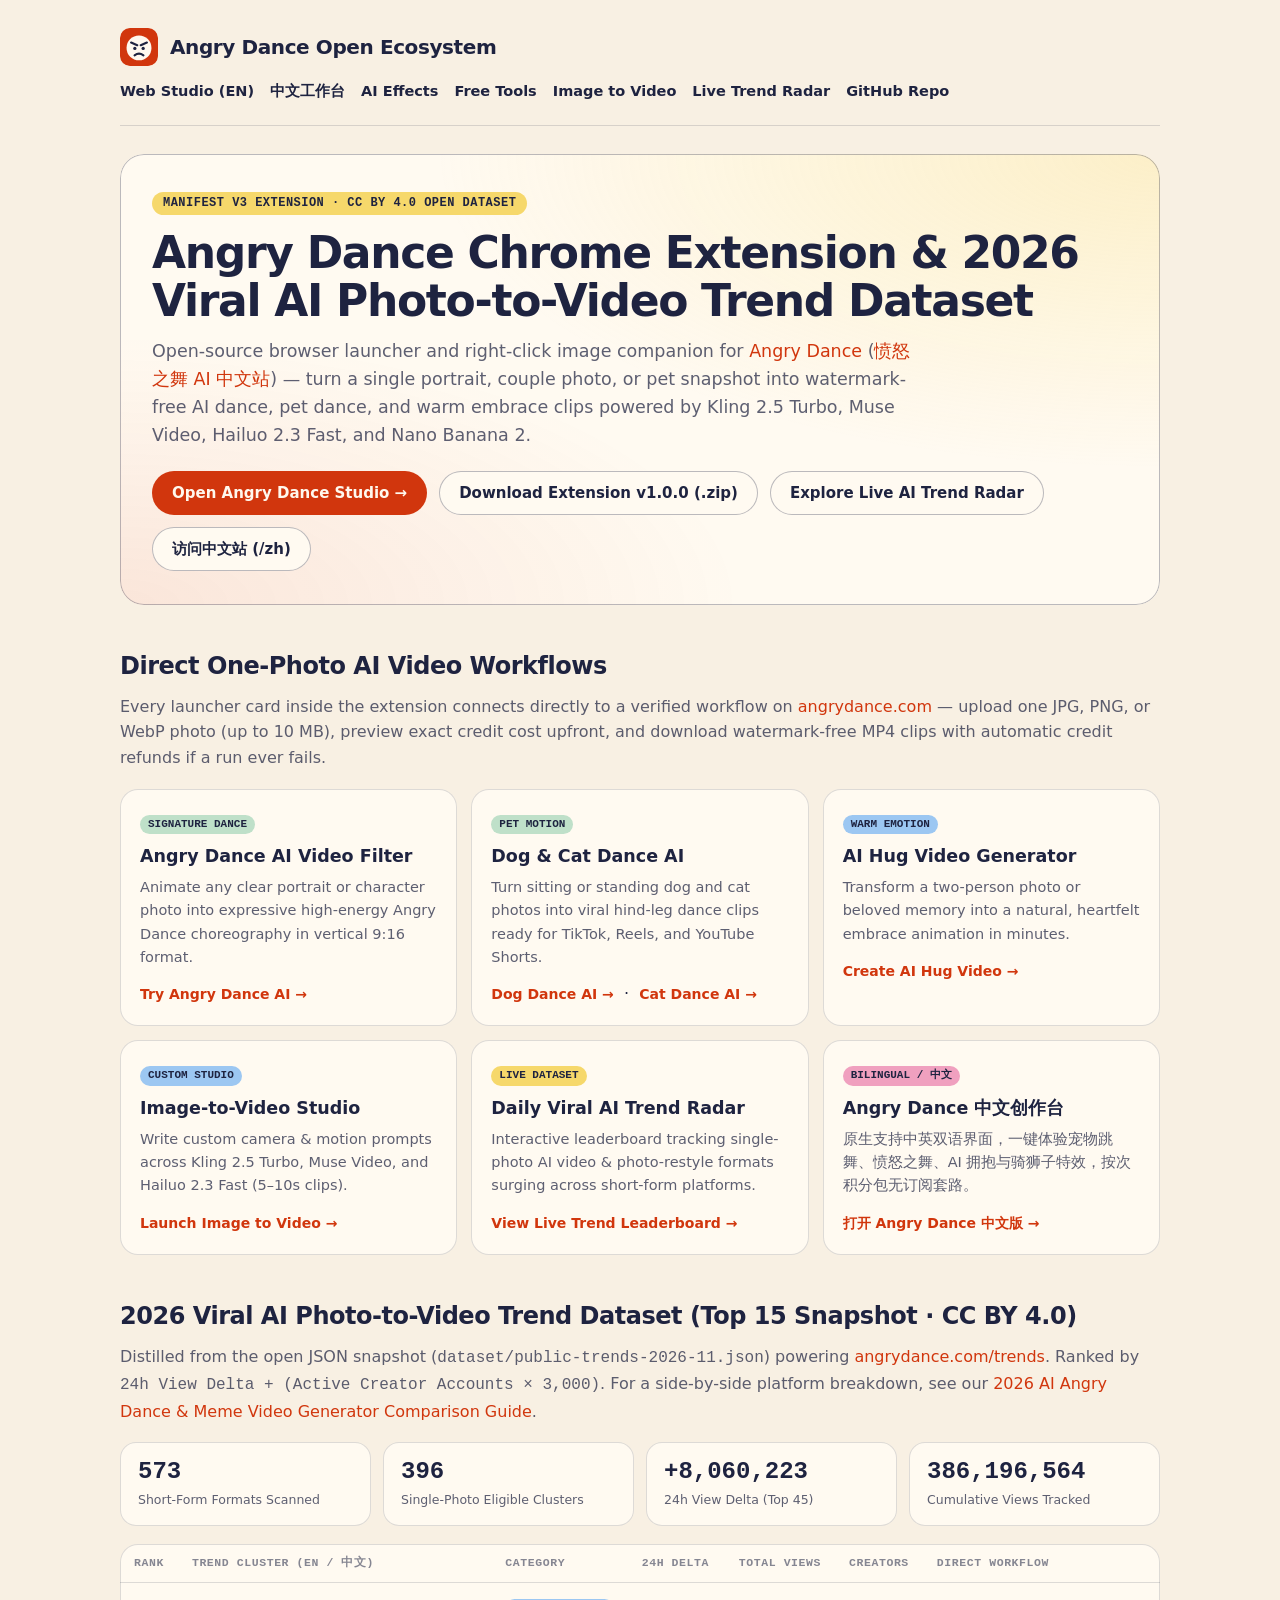
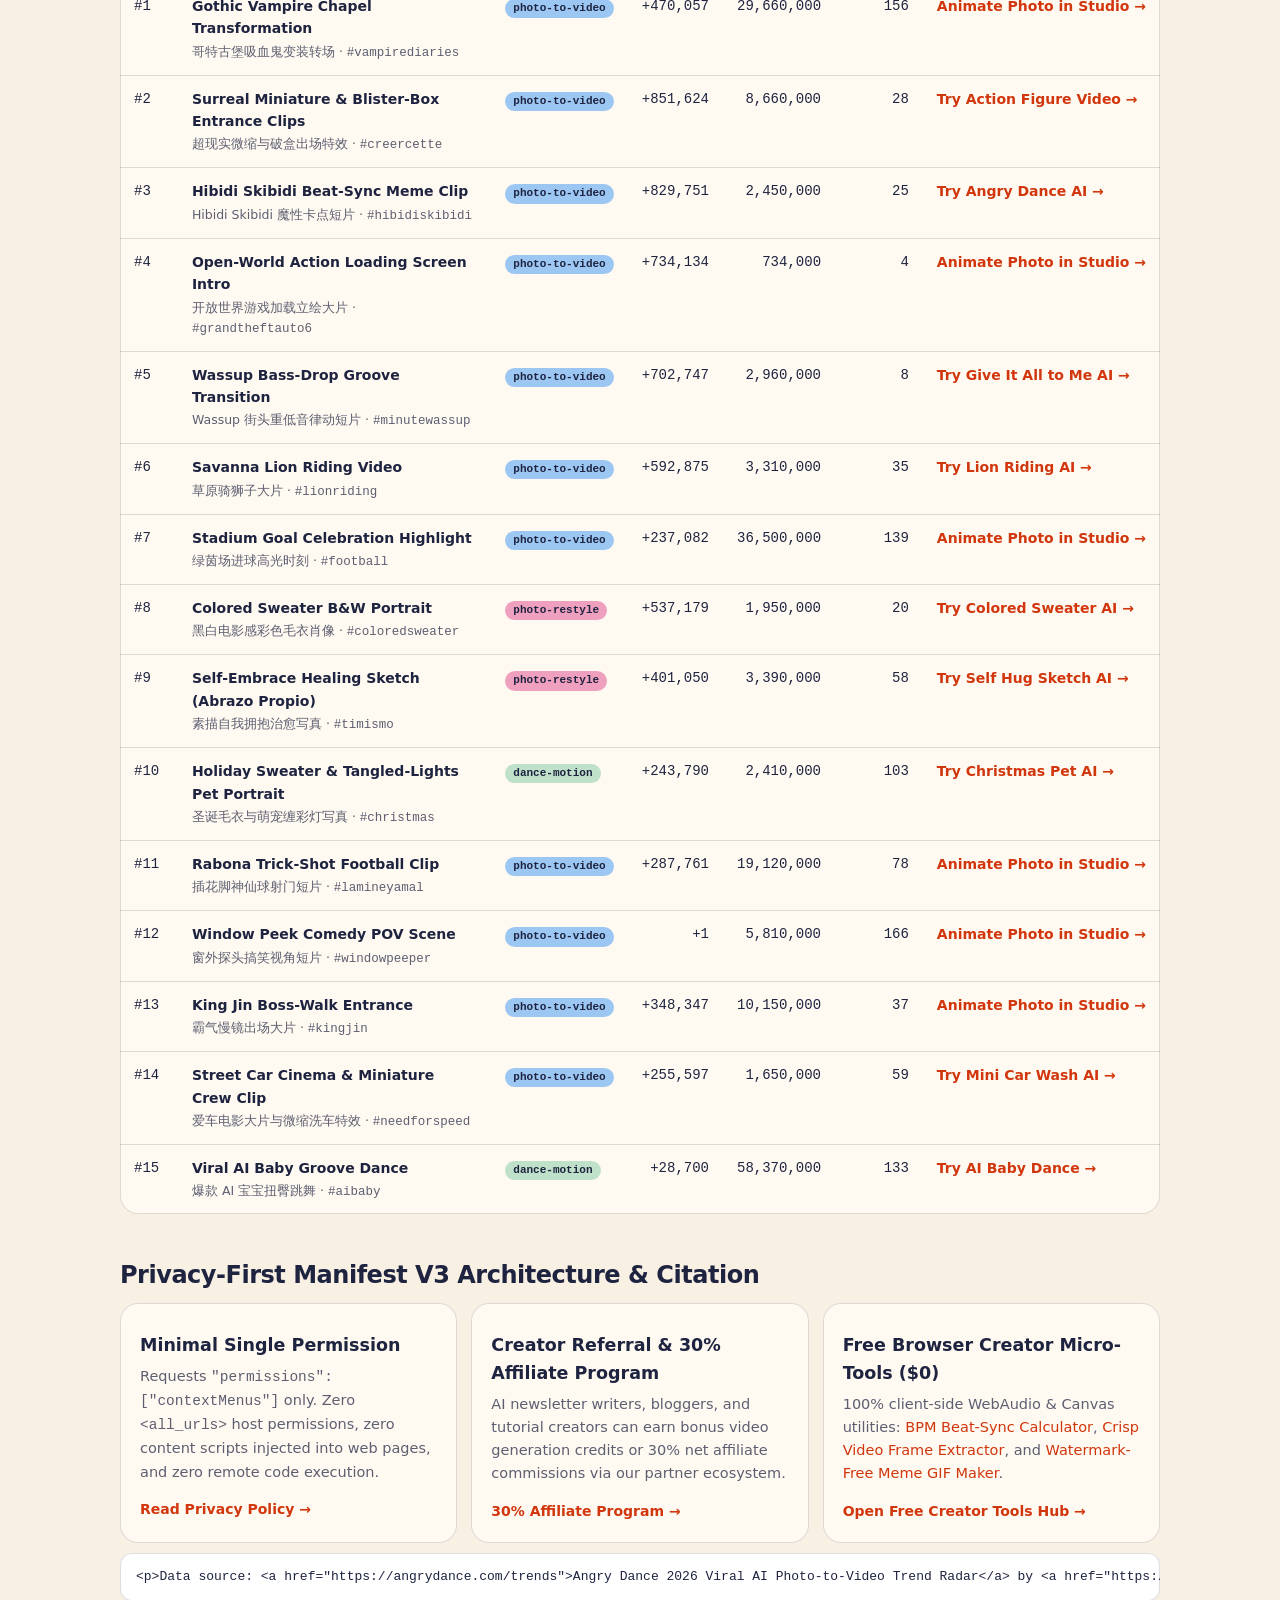
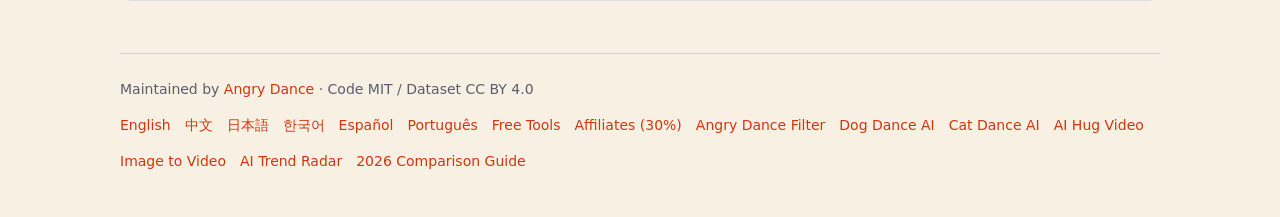
<file: docs/index.html>
<!doctype html>
<html lang="en">
  <head>
    <meta charset="utf-8" />
    <meta name="viewport" content="width=device-width, initial-scale=1" />
    <title>Angry Dance AI — Open-Source Chrome Extension (MV3) &amp; 2026 Viral AI Video Trend Dataset</title>
    <meta
      name="description"
      content="Open-source Manifest V3 Chrome Extension and CC BY 4.0 2026 Viral AI Photo-to-Video Trend Dataset for Angry Dance (angrydance.com). Animate portraits, dog &amp; cat dance clips, and AI hug videos from one photo."
    />
    <meta name="robots" content="index, follow" />
    <link rel="canonical" href="https://siuserxiaowei.github.io/angrydance-chrome-extension/" />
    <link rel="icon" type="image/svg+xml" href="./favicon.svg" />
    <meta property="og:type" content="website" />
    <meta property="og:title" content="Angry Dance AI — Chrome Extension &amp; 2026 Viral AI Video Trend Dataset" />
    <meta
      property="og:description"
      content="Lightweight Manifest V3 browser companion (contextMenus-only) and CC BY 4.0 dataset of 45 ranked single-photo AI video trends."
    />
    <meta property="og:url" content="https://siuserxiaowei.github.io/angrydance-chrome-extension/" />
    <script type="application/ld+json">
{
  "@context": "https://schema.org",
  "@graph": [
    {
      "@type": "SoftwareApplication",
      "name": "Angry Dance AI Chrome Extension",
      "applicationCategory": "MultimediaApplication",
      "operatingSystem": "Chrome, Edge, Chromium",
      "softwareVersion": "1.0.0",
      "license": "https://opensource.org/licenses/MIT",
      "url": "https://siuserxiaowei.github.io/angrydance-chrome-extension/",
      "downloadUrl": "https://github.com/siuserxiaowei/angrydance-chrome-extension/releases/tag/v1.0.0",
      "isPartOf": {
        "@type": "WebSite",
        "name": "Angry Dance",
        "url": "https://angrydance.com/"
      }
    },
    {
      "@type": "Dataset",
      "name": "Angry Dance 2026 Viral AI Photo-to-Video & Dance Trend Dataset",
      "description": "Open CC BY 4.0 dataset of 45 ranked single-photo AI dance, pet motion, and image-to-video social video clusters distilled from 556 short-form formats.",
      "url": "https://angrydance.com/trends",
      "sameAs": "https://siuserxiaowei.github.io/angrydance-chrome-extension/",
      "license": "https://creativecommons.org/licenses/by/4.0/",
      "creator": {
        "@type": "Organization",
        "name": "Angry Dance",
        "url": "https://angrydance.com/"
      }
    }
  ]
}
    </script>
    <style>
      :root {
        --paper: #f8f0e3;
        --surface: #fffaf1;
        --field: #ffffff;
        --ink: #1e2340;
        --ink-72: rgba(30, 35, 64, 0.72);
        --ink-54: rgba(30, 35, 64, 0.54);
        --line: rgba(30, 35, 64, 0.15);
        --line-strong: rgba(30, 35, 64, 0.3);
        --brand: #d1360d;
        --brand-hover: #b92e09;
        --on-brand: #fff8ee;
        --butter: #f6d86b;
        --sage: #bfe0c9;
        --sky: #9cc7f2;
        --rose: #f0a0bf;
        --f-ui: -apple-system, BlinkMacSystemFont, 'Segoe UI', 'PingFang SC', 'Noto Sans SC', system-ui, sans-serif;
        --f-mono: ui-monospace, 'SF Mono', Menlo, Consolas, monospace;
      }
      @media (prefers-color-scheme: dark) {
        :root {
          --paper: #10122a;
          --surface: #181b38;
          --field: #1f2346;
          --ink: #f8f0e3;
          --ink-72: rgba(248, 240, 227, 0.74);
          --ink-54: rgba(248, 240, 227, 0.54);
          --line: rgba(248, 240, 227, 0.14);
          --line-strong: rgba(248, 240, 227, 0.3);
        }
      }
      *, *::before, *::after { box-sizing: border-box; }
      body {
        margin: 0;
        background: var(--paper);
        color: var(--ink);
        font: 400 16px/1.6 var(--f-ui);
        -webkit-font-smoothing: antialiased;
      }
      a { color: var(--brand); text-decoration: none; }
      a:hover { text-decoration: underline; }
      .wrap { max-width: 1080px; margin: 0 auto; padding: 28px 20px 64px; }
      header.nav {
        display: flex;
        flex-wrap: wrap;
        align-items: center;
        justify-content: space-between;
        gap: 14px;
        padding-bottom: 22px;
        border-bottom: 1px solid var(--line);
      }
      .brand {
        display: inline-flex;
        align-items: center;
        gap: 12px;
        color: var(--ink);
        font-weight: 800;
        font-size: 20px;
        letter-spacing: -0.02em;
      }
      .brand:hover { text-decoration: none; }
      .brand img { width: 38px; height: 38px; border-radius: 10px; }
      .nav-links { display: flex; flex-wrap: wrap; gap: 16px; font-size: 14.5px; font-weight: 600; }
      .nav-links a { color: var(--ink); }
      .nav-links a:hover { color: var(--brand); }
      .hero {
        margin-top: 28px;
        padding: 34px 32px;
        border-radius: 24px;
        background:
          radial-gradient(120% 120% at 100% 0%, rgba(246, 216, 107, 0.3), transparent 58%),
          radial-gradient(100% 100% at 0% 100%, rgba(209, 54, 13, 0.1), transparent 60%),
          var(--surface);
        box-shadow: inset 0 0 0 1px var(--line-strong);
      }
      .eyebrow {
        display: inline-block;
        padding: 4px 11px;
        border-radius: 999px;
        background: var(--butter);
        color: #1e2340;
        font: 600 12px/1.2 var(--f-mono);
        letter-spacing: 0.04em;
        text-transform: uppercase;
      }
      h1 {
        margin: 14px 0 12px;
        font-size: clamp(28px, 4.4vw, 44px);
        line-height: 1.1;
        letter-spacing: -0.03em;
      }
      .lead { margin: 0 0 22px; max-width: 760px; font-size: 17.5px; color: var(--ink-72); }
      .btn-row { display: flex; flex-wrap: wrap; gap: 12px; }
      .btn {
        display: inline-flex;
        align-items: center;
        gap: 8px;
        height: 44px;
        padding: 0 20px;
        border-radius: 999px;
        font-weight: 650;
        font-size: 15px;
        color: var(--ink);
        background: var(--surface);
        box-shadow: inset 0 0 0 1px var(--line-strong);
      }
      .btn:hover { text-decoration: none; transform: translateY(-1px); }
      .btn-primary { background: var(--brand); color: var(--on-brand); box-shadow: none; }
      .btn-primary:hover { background: var(--brand-hover); }
      section { margin-top: 42px; }
      h2 { margin: 0 0 8px; font-size: 24px; letter-spacing: -0.02em; }
      .sec-desc { margin: 0 0 18px; color: var(--ink-72); }
      .grid-3 {
        display: grid;
        grid-template-columns: repeat(auto-fit, minmax(290px, 1fr));
        gap: 14px;
      }
      .card {
        padding: 20px;
        border-radius: 18px;
        background: var(--surface);
        box-shadow: inset 0 0 0 1px var(--line);
      }
      .card h3 { margin: 8px 0 6px; font-size: 17.5px; }
      .card p { margin: 0 0 12px; font-size: 14.5px; color: var(--ink-72); }
      .card-cta { font-weight: 650; font-size: 14px; }
      .kpi-row {
        display: grid;
        grid-template-columns: repeat(auto-fit, minmax(190px, 1fr));
        gap: 12px;
        margin-bottom: 18px;
      }
      .kpi {
        padding: 16px 18px;
        border-radius: 16px;
        background: var(--surface);
        box-shadow: inset 0 0 0 1px var(--line);
      }
      .kpi .val { font: 800 24px/1.15 var(--f-mono); }
      .kpi .lbl { margin-top: 4px; font-size: 12.5px; color: var(--ink-72); }
      .table-wrap {
        overflow-x: auto;
        border-radius: 18px;
        background: var(--surface);
        box-shadow: inset 0 0 0 1px var(--line);
      }
      table { width: 100%; border-collapse: collapse; font-size: 14px; }
      th, td { padding: 12px 14px; text-align: left; border-bottom: 1px solid var(--line); vertical-align: top; }
      th { font: 600 11.5px/1.2 var(--f-mono); text-transform: uppercase; letter-spacing: 0.05em; color: var(--ink-54); }
      tr:last-child td { border-bottom: 0; }
      .sub { font-size: 12.5px; color: var(--ink-72); margin-top: 2px; }
      .mono { font-family: var(--f-mono); }
      .num { text-align: right; white-space: nowrap; }
      .badge {
        display: inline-block;
        padding: 3px 8px;
        border-radius: 999px;
        font: 600 11px/1.2 var(--f-mono);
        color: #1e2340;
        background: var(--butter);
        white-space: nowrap;
      }
      .cat-photo-to-video { background: var(--sky); }
      .cat-photo-restyle { background: var(--rose); }
      .cat-dance-motion { background: var(--sage); }
      .table-link { font-weight: 600; white-space: nowrap; }
      pre {
        margin: 10px 0 0;
        padding: 14px 16px;
        border-radius: 12px;
        background: var(--field);
        box-shadow: inset 0 0 0 1px var(--line);
        overflow-x: auto;
        font: 400 13px/1.5 var(--f-mono);
      }
      footer {
        margin-top: 52px;
        padding-top: 24px;
        border-top: 1px solid var(--line);
        display: flex;
        flex-wrap: wrap;
        justify-content: space-between;
        gap: 14px;
        font-size: 14px;
        color: var(--ink-72);
      }
      .footer-links { display: flex; flex-wrap: wrap; gap: 14px; }
    </style>
  </head>
  <body>
    <div class="wrap">
      <header class="nav">
        <a class="brand" href="https://angrydance.com/">
          <img src="./favicon.svg" alt="Angry Dance Logo" width="38" height="38" />
          <span>Angry Dance Open Ecosystem</span>
        </a>
        <nav class="nav-links" aria-label="Primary Links">
          <a href="https://angrydance.com/">Web Studio (EN)</a>
          <a href="https://angrydance.com/zh">中文工作台</a>
          <a href="https://angrydance.com/effects">AI Effects</a>
          <a href="https://angrydance.com/tools">Free Tools</a>
          <a href="https://angrydance.com/tools/image-to-video">Image to Video</a>
          <a href="https://angrydance.com/trends">Live Trend Radar</a>
          <a href="https://github.com/siuserxiaowei/angrydance-chrome-extension">GitHub Repo</a>
        </nav>
      </header>

      <main>
        <section class="hero">
          <span class="eyebrow">Manifest V3 Extension · CC BY 4.0 Open Dataset</span>
          <h1>Angry Dance Chrome Extension &amp; 2026 Viral AI Photo-to-Video Trend Dataset</h1>
          <p class="lead">
            Open-source browser launcher and right-click image companion for
            <a href="https://angrydance.com/">Angry Dance</a> (<a href="https://angrydance.com/zh">愤怒之舞 AI 中文站</a>)
            — turn a single portrait, couple photo, or pet snapshot into watermark-free AI dance, pet dance, and warm embrace clips powered by Kling 2.5 Turbo, Muse Video, Hailuo 2.3 Fast, and Nano Banana 2.
          </p>
          <div class="btn-row">
            <a class="btn btn-primary" href="https://angrydance.com/">Open Angry Dance Studio →</a>
            <a class="btn" href="https://github.com/siuserxiaowei/angrydance-chrome-extension/releases/tag/v1.0.0">Download Extension v1.0.0 (.zip)</a>
            <a class="btn" href="https://angrydance.com/trends">Explore Live AI Trend Radar</a>
            <a class="btn" href="https://angrydance.com/zh">访问中文站 (/zh)</a>
          </div>
        </section>

        <section id="workflows">
          <h2>Direct One-Photo AI Video Workflows</h2>
          <p class="sec-desc">
            Every launcher card inside the extension connects directly to a verified workflow on
            <a href="https://angrydance.com/">angrydance.com</a> — upload one JPG, PNG, or WebP photo (up to 10 MB), preview exact credit cost upfront, and download watermark-free MP4 clips with automatic credit refunds if a run ever fails.
          </p>
          <div class="grid-3">
            <article class="card">
              <span class="badge cat-dance-motion">SIGNATURE DANCE</span>
              <h3>Angry Dance AI Video Filter</h3>
              <p>Animate any clear portrait or character photo into expressive high-energy Angry Dance choreography in vertical 9:16 format.</p>
              <a class="card-cta" href="https://angrydance.com/effects/angry-dance">Try Angry Dance AI →</a>
            </article>

            <article class="card">
              <span class="badge cat-dance-motion">PET MOTION</span>
              <h3>Dog &amp; Cat Dance AI</h3>
              <p>Turn sitting or standing dog and cat photos into viral hind-leg dance clips ready for TikTok, Reels, and YouTube Shorts.</p>
              <a class="card-cta" href="https://angrydance.com/effects/dog-dance-ai">Dog Dance AI →</a>
              &nbsp;·&nbsp;
              <a class="card-cta" href="https://angrydance.com/effects/cat-dance-ai">Cat Dance AI →</a>
            </article>

            <article class="card">
              <span class="badge cat-photo-to-video">WARM EMOTION</span>
              <h3>AI Hug Video Generator</h3>
              <p>Transform a two-person photo or beloved memory into a natural, heartfelt embrace animation in minutes.</p>
              <a class="card-cta" href="https://angrydance.com/effects/ai-hug-video">Create AI Hug Video →</a>
            </article>

            <article class="card">
              <span class="badge cat-photo-to-video">CUSTOM STUDIO</span>
              <h3>Image-to-Video Studio</h3>
              <p>Write custom camera &amp; motion prompts across Kling 2.5 Turbo, Muse Video, and Hailuo 2.3 Fast (5–10s clips).</p>
              <a class="card-cta" href="https://angrydance.com/tools/image-to-video">Launch Image to Video →</a>
            </article>

            <article class="card">
              <span class="badge">LIVE DATASET</span>
              <h3>Daily Viral AI Trend Radar</h3>
              <p>Interactive leaderboard tracking single-photo AI video &amp; photo-restyle formats surging across short-form platforms.</p>
              <a class="card-cta" href="https://angrydance.com/trends">View Live Trend Leaderboard →</a>
            </article>

            <article class="card">
              <span class="badge cat-photo-restyle">BILINGUAL / 中文</span>
              <h3>Angry Dance 中文创作台</h3>
              <p>原生支持中英双语界面，一键体验宠物跳舞、愤怒之舞、AI 拥抱与骑狮子特效，按次积分包无订阅套路。</p>
              <a class="card-cta" href="https://angrydance.com/zh">打开 Angry Dance 中文版 →</a>
            </article>
          </div>
        </section>

        <section id="dataset">
          <h2>2026 Viral AI Photo-to-Video Trend Dataset (Top 15 Snapshot · CC BY 4.0)</h2>
          <p class="sec-desc">
            Distilled from the open JSON snapshot (<code>dataset/public-trends-2026-11.json</code>) powering
            <a href="https://angrydance.com/trends">angrydance.com/trends</a>. Ranked by
            <code>24h View Delta + (Active Creator Accounts × 3,000)</code>.
            For a side-by-side platform breakdown, see our
            <a href="https://angrydance.com/blog/best-ai-angry-dance-meme-video-generators-2026">2026 AI Angry Dance &amp; Meme Video Generator Comparison Guide</a>.
          </p>

          <div class="kpi-row">
            <div class="kpi">
              <div class="val">573</div>
              <div class="lbl">Short-Form Formats Scanned</div>
            </div>
            <div class="kpi">
              <div class="val">396</div>
              <div class="lbl">Single-Photo Eligible Clusters</div>
            </div>
            <div class="kpi">
              <div class="val">+8,060,223</div>
              <div class="lbl">24h View Delta (Top 45)</div>
            </div>
            <div class="kpi">
              <div class="val">386,196,564</div>
              <div class="lbl">Cumulative Views Tracked</div>
            </div>
          </div>

          <div class="table-wrap">
            <table>
              <thead>
                <tr>
                  <th>Rank</th>
                  <th>Trend Cluster (EN / 中文)</th>
                  <th>Category</th>
                  <th class="num">24h Delta</th>
                  <th class="num">Total Views</th>
                  <th class="num">Creators</th>
                  <th>Direct Workflow</th>
                </tr>
              </thead>
              <tbody>
            <tr>
              <td class="mono">#1</td>
              <td>
                <strong>Gothic Vampire Chapel Transformation</strong>
                <div class="sub">哥特古堡吸血鬼变装转场 · <span class="mono">#vampirediaries</span></div>
              </td>
              <td><span class="badge cat-photo-to-video">photo-to-video</span></td>
              <td class="num mono">+470,057</td>
              <td class="num mono">29,660,000</td>
              <td class="num mono">156</td>
              <td><a class="table-link" href="https://angrydance.com/tools/image-to-video">Animate Photo in Studio →</a></td>
            </tr>
            <tr>
              <td class="mono">#2</td>
              <td>
                <strong>Surreal Miniature &amp; Blister-Box Entrance Clips</strong>
                <div class="sub">超现实微缩与破盒出场特效 · <span class="mono">#creercette</span></div>
              </td>
              <td><span class="badge cat-photo-to-video">photo-to-video</span></td>
              <td class="num mono">+851,624</td>
              <td class="num mono">8,660,000</td>
              <td class="num mono">28</td>
              <td><a class="table-link" href="https://angrydance.com/effects/ai-action-figure-video">Try Action Figure Video →</a></td>
            </tr>
            <tr>
              <td class="mono">#3</td>
              <td>
                <strong>Hibidi Skibidi Beat-Sync Meme Clip</strong>
                <div class="sub">Hibidi Skibidi 魔性卡点短片 · <span class="mono">#hibidiskibidi</span></div>
              </td>
              <td><span class="badge cat-photo-to-video">photo-to-video</span></td>
              <td class="num mono">+829,751</td>
              <td class="num mono">2,450,000</td>
              <td class="num mono">25</td>
              <td><a class="table-link" href="https://angrydance.com/effects/angry-dance">Try Angry Dance AI →</a></td>
            </tr>
            <tr>
              <td class="mono">#4</td>
              <td>
                <strong>Open-World Action Loading Screen Intro</strong>
                <div class="sub">开放世界游戏加载立绘大片 · <span class="mono">#grandtheftauto6</span></div>
              </td>
              <td><span class="badge cat-photo-to-video">photo-to-video</span></td>
              <td class="num mono">+734,134</td>
              <td class="num mono">734,000</td>
              <td class="num mono">4</td>
              <td><a class="table-link" href="https://angrydance.com/tools/image-to-video">Animate Photo in Studio →</a></td>
            </tr>
            <tr>
              <td class="mono">#5</td>
              <td>
                <strong>Wassup Bass-Drop Groove Transition</strong>
                <div class="sub">Wassup 街头重低音律动短片 · <span class="mono">#minutewassup</span></div>
              </td>
              <td><span class="badge cat-photo-to-video">photo-to-video</span></td>
              <td class="num mono">+702,747</td>
              <td class="num mono">2,960,000</td>
              <td class="num mono">8</td>
              <td><a class="table-link" href="https://angrydance.com/effects/give-it-all-to-me-ai">Try Give It All to Me AI →</a></td>
            </tr>
            <tr>
              <td class="mono">#6</td>
              <td>
                <strong>Savanna Lion Riding Video</strong>
                <div class="sub">草原骑狮子大片 · <span class="mono">#lionriding</span></div>
              </td>
              <td><span class="badge cat-photo-to-video">photo-to-video</span></td>
              <td class="num mono">+592,875</td>
              <td class="num mono">3,310,000</td>
              <td class="num mono">35</td>
              <td><a class="table-link" href="https://angrydance.com/effects/lion-riding-ai">Try Lion Riding AI →</a></td>
            </tr>
            <tr>
              <td class="mono">#7</td>
              <td>
                <strong>Stadium Goal Celebration Highlight</strong>
                <div class="sub">绿茵场进球高光时刻 · <span class="mono">#football</span></div>
              </td>
              <td><span class="badge cat-photo-to-video">photo-to-video</span></td>
              <td class="num mono">+237,082</td>
              <td class="num mono">36,500,000</td>
              <td class="num mono">139</td>
              <td><a class="table-link" href="https://angrydance.com/tools/image-to-video">Animate Photo in Studio →</a></td>
            </tr>
            <tr>
              <td class="mono">#8</td>
              <td>
                <strong>Colored Sweater B&amp;W Portrait</strong>
                <div class="sub">黑白电影感彩色毛衣肖像 · <span class="mono">#coloredsweater</span></div>
              </td>
              <td><span class="badge cat-photo-restyle">photo-restyle</span></td>
              <td class="num mono">+537,179</td>
              <td class="num mono">1,950,000</td>
              <td class="num mono">20</td>
              <td><a class="table-link" href="https://angrydance.com/effects/colored-sweater-ai">Try Colored Sweater AI →</a></td>
            </tr>
            <tr>
              <td class="mono">#9</td>
              <td>
                <strong>Self-Embrace Healing Sketch (Abrazo Propio)</strong>
                <div class="sub">素描自我拥抱治愈写真 · <span class="mono">#timismo</span></div>
              </td>
              <td><span class="badge cat-photo-restyle">photo-restyle</span></td>
              <td class="num mono">+401,050</td>
              <td class="num mono">3,390,000</td>
              <td class="num mono">58</td>
              <td><a class="table-link" href="https://angrydance.com/effects/self-hug-sketch-ai">Try Self Hug Sketch AI →</a></td>
            </tr>
            <tr>
              <td class="mono">#10</td>
              <td>
                <strong>Holiday Sweater &amp; Tangled-Lights Pet Portrait</strong>
                <div class="sub">圣诞毛衣与萌宠缠彩灯写真 · <span class="mono">#christmas</span></div>
              </td>
              <td><span class="badge cat-dance-motion">dance-motion</span></td>
              <td class="num mono">+243,790</td>
              <td class="num mono">2,410,000</td>
              <td class="num mono">103</td>
              <td><a class="table-link" href="https://angrydance.com/effects/christmas-pet-ai">Try Christmas Pet AI →</a></td>
            </tr>
            <tr>
              <td class="mono">#11</td>
              <td>
                <strong>Rabona Trick-Shot Football Clip</strong>
                <div class="sub">插花脚神仙球射门短片 · <span class="mono">#lamineyamal</span></div>
              </td>
              <td><span class="badge cat-photo-to-video">photo-to-video</span></td>
              <td class="num mono">+287,761</td>
              <td class="num mono">19,120,000</td>
              <td class="num mono">78</td>
              <td><a class="table-link" href="https://angrydance.com/tools/image-to-video">Animate Photo in Studio →</a></td>
            </tr>
            <tr>
              <td class="mono">#12</td>
              <td>
                <strong>Window Peek Comedy POV Scene</strong>
                <div class="sub">窗外探头搞笑视角短片 · <span class="mono">#windowpeeper</span></div>
              </td>
              <td><span class="badge cat-photo-to-video">photo-to-video</span></td>
              <td class="num mono">+1</td>
              <td class="num mono">5,810,000</td>
              <td class="num mono">166</td>
              <td><a class="table-link" href="https://angrydance.com/tools/image-to-video">Animate Photo in Studio →</a></td>
            </tr>
            <tr>
              <td class="mono">#13</td>
              <td>
                <strong>King Jin Boss-Walk Entrance</strong>
                <div class="sub">霸气慢镜出场大片 · <span class="mono">#kingjin</span></div>
              </td>
              <td><span class="badge cat-photo-to-video">photo-to-video</span></td>
              <td class="num mono">+348,347</td>
              <td class="num mono">10,150,000</td>
              <td class="num mono">37</td>
              <td><a class="table-link" href="https://angrydance.com/tools/image-to-video">Animate Photo in Studio →</a></td>
            </tr>
            <tr>
              <td class="mono">#14</td>
              <td>
                <strong>Street Car Cinema &amp; Miniature Crew Clip</strong>
                <div class="sub">爱车电影大片与微缩洗车特效 · <span class="mono">#needforspeed</span></div>
              </td>
              <td><span class="badge cat-photo-to-video">photo-to-video</span></td>
              <td class="num mono">+255,597</td>
              <td class="num mono">1,650,000</td>
              <td class="num mono">59</td>
              <td><a class="table-link" href="https://angrydance.com/effects/mini-workers-car-wash-ai">Try Mini Car Wash AI →</a></td>
            </tr>
            <tr>
              <td class="mono">#15</td>
              <td>
                <strong>Viral AI Baby Groove Dance</strong>
                <div class="sub">爆款 AI 宝宝扭臀跳舞 · <span class="mono">#aibaby</span></div>
              </td>
              <td><span class="badge cat-dance-motion">dance-motion</span></td>
              <td class="num mono">+28,700</td>
              <td class="num mono">58,370,000</td>
              <td class="num mono">133</td>
              <td><a class="table-link" href="https://angrydance.com/effects/ai-baby-dance">Try AI Baby Dance →</a></td>
            </tr>
              </tbody>
            </table>
          </div>
        </section>

        <section id="extension-architecture">
          <h2>Privacy-First Manifest V3 Architecture &amp; Citation</h2>
          <div class="grid-3">
            <div class="card">
              <h3>Minimal Single Permission</h3>
              <p>
                Requests <code>"permissions": ["contextMenus"]</code> only. Zero <code>&lt;all_urls&gt;</code> host permissions, zero content scripts injected into web pages, and zero remote code execution.
              </p>
              <a class="card-cta" href="https://angrydance.com/privacy-policy">Read Privacy Policy →</a>
            </div>
            <div class="card">
              <h3>Creator Referral &amp; 30% Affiliate Program</h3>
              <p>
                AI newsletter writers, bloggers, and tutorial creators can earn bonus video generation credits or 30% net affiliate commissions via our partner ecosystem.
              </p>
              <a class="card-cta" href="https://angrydance.com/affiliates">30% Affiliate Program →</a>
            </div>
            <div class="card">
              <h3>Free Browser Creator Micro-Tools ($0)</h3>
              <p>
                100% client-side WebAudio &amp; Canvas utilities: <a href="https://angrydance.com/tools/bpm-beat-sync-calculator">BPM Beat-Sync Calculator</a>, <a href="https://angrydance.com/tools/video-frame-extractor">Crisp Video Frame Extractor</a>, and <a href="https://angrydance.com/tools/meme-gif-maker">Watermark-Free Meme GIF Maker</a>.
              </p>
              <a class="card-cta" href="https://angrydance.com/tools">Open Free Creator Tools Hub →</a>
            </div>
          </div>
          <pre>&lt;p&gt;Data source: &lt;a href="https://angrydance.com/trends"&gt;Angry Dance 2026 Viral AI Photo-to-Video Trend Radar&lt;/a&gt; by &lt;a href="https://angrydance.com/"&gt;Angry Dance&lt;/a&gt; (CC BY 4.0).&lt;/p&gt;</pre>
        </section>
      </main>

      <footer>
        <div>
          Maintained by <a href="https://angrydance.com/">Angry Dance</a> · Code MIT / Dataset CC BY 4.0
        </div>
        <div class="footer-links">
          <a href="https://angrydance.com/">English</a>
          <a href="https://angrydance.com/zh">中文</a>
          <a href="https://angrydance.com/ja">日本語</a>
          <a href="https://angrydance.com/ko">한국어</a>
          <a href="https://angrydance.com/es">Español</a>
          <a href="https://angrydance.com/pt">Português</a>
          <a href="https://angrydance.com/tools">Free Tools</a>
          <a href="https://angrydance.com/affiliates">Affiliates (30%)</a>
          <a href="https://angrydance.com/effects/angry-dance">Angry Dance Filter</a>
          <a href="https://angrydance.com/effects/dog-dance-ai">Dog Dance AI</a>
          <a href="https://angrydance.com/effects/cat-dance-ai">Cat Dance AI</a>
          <a href="https://angrydance.com/effects/ai-hug-video">AI Hug Video</a>
          <a href="https://angrydance.com/tools/image-to-video">Image to Video</a>
          <a href="https://angrydance.com/trends">AI Trend Radar</a>
          <a href="https://angrydance.com/blog/best-ai-angry-dance-meme-video-generators-2026">2026 Comparison Guide</a>
        </div>
      </footer>
    </div>
  </body>
</html>
</file>
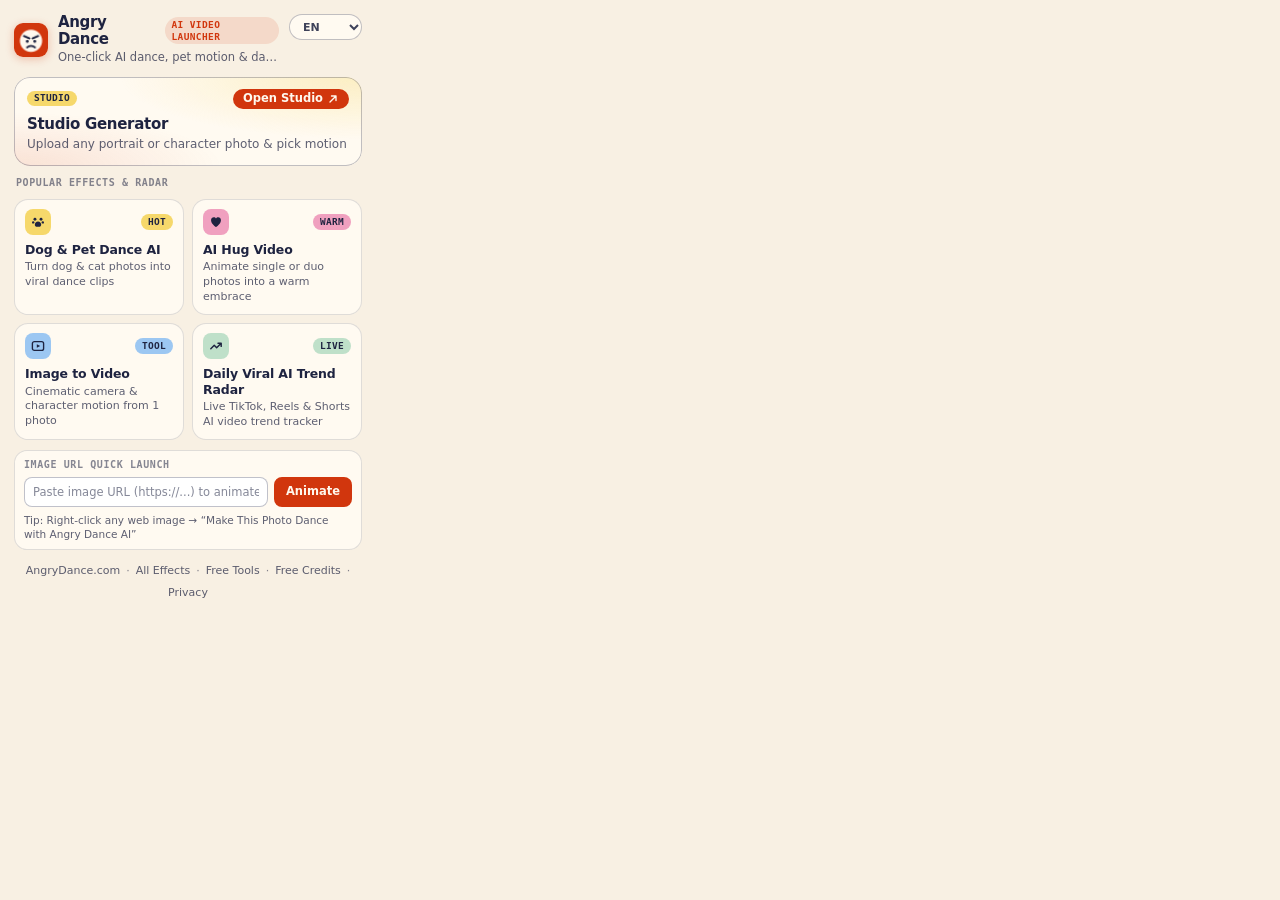
<file: extension/popup.html>
<!doctype html>
<html lang="en">
  <head>
    <meta charset="utf-8" />
    <meta name="viewport" content="width=device-width, initial-scale=1" />
    <title>Angry Dance AI</title>
    <link rel="stylesheet" href="popup.css" />
  </head>
  <body>
    <div class="shell">
      <header class="topbar">
        <a
          class="brand-lockup"
          href="https://angrydance.com/?utm_source=chrome_extension"
          target="_blank"
          rel="noopener noreferrer"
          data-launch-link
        >
          <img
            class="brand-logo"
            src="icons/icon32.png"
            width="32"
            height="32"
            alt="Angry Dance AI"
          />
          <div class="brand-copy">
            <div class="brand-row">
              <span class="brand-title">Angry Dance</span>
              <span class="eyebrow-pill" data-i18n="headerBadge">AI VIDEO LAUNCHER</span>
            </div>
            <p class="brand-subtitle" data-i18n="headerSubtitle">
              One-click AI dance, pet motion &amp; daily trend radar
            </p>
          </div>
        </a>
        <select
          id="lang-select"
          class="lang-pill"
          aria-label="Select extension interface language"
        >
          <option value="en">EN</option>
          <option value="zh_CN">中文</option>
          <option value="ja">日本語</option>
          <option value="ko">한국어</option>
          <option value="es">ES</option>
          <option value="pt_BR">PT</option>
        </select>
      </header>

      <main class="content">
        <!-- Hero Card: Studio Generator -->
        <a
          class="hero-card lift"
          href="https://angrydance.com/#studio?utm_source=chrome_extension"
          target="_blank"
          rel="noopener noreferrer"
          data-launch-link
        >
          <div class="hero-main">
            <div class="hero-header">
              <span class="tag tag-brand" data-i18n="heroTag">STUDIO</span>
              <span class="hero-cta">
                <span data-i18n="cardStudioCta">Open Studio</span>
                <svg class="icon-arrow" viewBox="0 0 16 16" fill="none" aria-hidden="true">
                  <path
                    d="M4 12L12 4M12 4H6M12 4V10"
                    stroke="currentColor"
                    stroke-width="1.8"
                    stroke-linecap="round"
                    stroke-linejoin="round"
                  />
                </svg>
              </span>
            </div>
            <h1 class="hero-title" data-i18n="cardStudioTitle">Studio Generator</h1>
            <p class="hero-desc" data-i18n="cardStudioDesc">
              Upload any portrait or character photo &amp; pick motion
            </p>
          </div>
        </a>

        <div class="section-heading">
          <span class="eyebrow" data-i18n="sectionEffects">POPULAR EFFECTS &amp; RADAR</span>
        </div>

        <!-- Quick-Launch Grid -->
        <div class="cards-grid">
          <a
            class="launch-card lift"
            href="https://angrydance.com/effects/dog-dance-ai?utm_source=chrome_extension"
            target="_blank"
            rel="noopener noreferrer"
            data-launch-link
          >
            <div class="card-top">
              <span class="card-icon swatch-butter" aria-hidden="true">
                <svg viewBox="0 0 20 20" fill="none">
                  <circle cx="6.2" cy="6.5" r="1.8" fill="currentColor" />
                  <circle cx="13.8" cy="6.5" r="1.8" fill="currentColor" />
                  <circle cx="4" cy="10.5" r="1.5" fill="currentColor" />
                  <circle cx="16" cy="10.5" r="1.5" fill="currentColor" />
                  <path
                    d="M10 9.5C7.6 9.5 6 11.4 6 13.4C6 14.9 7.2 16 8.7 16H11.3C12.8 16 14 14.9 14 13.4C14 11.4 12.4 9.5 10 9.5Z"
                    fill="currentColor"
                  />
                </svg>
              </span>
              <span class="tag tag-butter" data-i18n="cardDogTag">HOT</span>
            </div>
            <h2 class="card-title" data-i18n="cardDogTitle">Dog &amp; Pet Dance AI</h2>
            <p class="card-desc" data-i18n="cardDogDesc">
              Turn dog &amp; cat photos into viral dance clips
            </p>
          </a>

          <a
            class="launch-card lift"
            href="https://angrydance.com/effects/ai-hug-video?utm_source=chrome_extension"
            target="_blank"
            rel="noopener noreferrer"
            data-launch-link
          >
            <div class="card-top">
              <span class="card-icon swatch-rose" aria-hidden="true">
                <svg viewBox="0 0 20 20" fill="none">
                  <path
                    d="M10 16.4C10 16.4 3.8 12.4 3.8 7.8C3.8 5.8 5.4 4.2 7.3 4.2C8.5 4.2 9.5 4.8 10 5.7C10.5 4.8 11.5 4.2 12.7 4.2C14.6 4.2 16.2 5.8 16.2 7.8C16.2 12.4 10 16.4 10 16.4Z"
                    fill="currentColor"
                  />
                </svg>
              </span>
              <span class="tag tag-rose" data-i18n="cardHugTag">WARM</span>
            </div>
            <h2 class="card-title" data-i18n="cardHugTitle">AI Hug Video</h2>
            <p class="card-desc" data-i18n="cardHugDesc">
              Animate single or duo photos into a warm embrace
            </p>
          </a>

          <a
            class="launch-card lift"
            href="https://angrydance.com/tools/image-to-video?utm_source=chrome_extension"
            target="_blank"
            rel="noopener noreferrer"
            data-launch-link
          >
            <div class="card-top">
              <span class="card-icon swatch-sky" aria-hidden="true">
                <svg viewBox="0 0 20 20" fill="none">
                  <rect
                    x="3"
                    y="4.5"
                    width="14"
                    height="11"
                    rx="2.5"
                    stroke="currentColor"
                    stroke-width="1.7"
                  />
                  <path d="M8.5 7.8L12.8 10L8.5 12.2V7.8Z" fill="currentColor" />
                </svg>
              </span>
              <span class="tag tag-sky" data-i18n="cardImg2VidTag">TOOL</span>
            </div>
            <h2 class="card-title" data-i18n="cardImg2VidTitle">Image to Video</h2>
            <p class="card-desc" data-i18n="cardImg2VidDesc">
              Cinematic camera &amp; character motion from 1 photo
            </p>
          </a>

          <a
            class="launch-card lift"
            href="https://angrydance.com/trends?utm_source=chrome_extension"
            target="_blank"
            rel="noopener noreferrer"
            data-launch-link
          >
            <div class="card-top">
              <span class="card-icon swatch-sage" aria-hidden="true">
                <svg viewBox="0 0 20 20" fill="none">
                  <path
                    d="M3.5 13.5L7.8 9.2L10.8 12.2L16.5 6.5M16.5 6.5H12.5M16.5 6.5V10.5"
                    stroke="currentColor"
                    stroke-width="1.8"
                    stroke-linecap="round"
                    stroke-linejoin="round"
                  />
                </svg>
              </span>
              <span class="tag tag-sage" data-i18n="cardTrendsTag">LIVE</span>
            </div>
            <h2 class="card-title" data-i18n="cardTrendsTitle">Daily Viral AI Trend Radar</h2>
            <p class="card-desc" data-i18n="cardTrendsDesc">
              Live TikTok, Reels &amp; Shorts AI video trend tracker
            </p>
          </a>
        </div>

        <!-- Optional Image URL Quick-Launch Helper -->
        <form id="quick-image-form" class="helper-box" novalidate>
          <label for="image-url-input" class="eyebrow" data-i18n="quickImageLabel">
            IMAGE URL QUICK LAUNCH
          </label>
          <div class="helper-row">
            <input
              id="image-url-input"
              type="url"
              class="helper-input"
              placeholder="Paste image URL (https://...) to animate"
              data-i18n-placeholder="quickImagePlaceholder"
              autocomplete="off"
              spellcheck="false"
            />
            <button type="submit" class="helper-btn" data-i18n="quickImageBtn">
              Animate
            </button>
          </div>
          <p id="helper-error" class="helper-error" role="alert" hidden></p>
          <p class="helper-tip" data-i18n="tipRightClick">
            Tip: Right-click any web image → “Make This Photo Dance with Angry Dance AI”
          </p>
        </form>
      </main>

      <footer class="footer-bar">
        <a
          href="https://angrydance.com/?utm_source=chrome_extension"
          target="_blank"
          rel="noopener noreferrer"
          data-launch-link
          data-i18n="footerHome"
        >
          AngryDance.com
        </a>
        <span class="dot" aria-hidden="true">·</span>
        <a
          href="https://angrydance.com/effects?utm_source=chrome_extension"
          target="_blank"
          rel="noopener noreferrer"
          data-launch-link
          data-i18n="footerEffects"
        >
          All Effects
        </a>
        <span class="dot" aria-hidden="true">·</span>
        <a
          href="https://angrydance.com/tools?utm_source=chrome_extension"
          target="_blank"
          rel="noopener noreferrer"
          data-launch-link
          data-i18n="footerTools"
        >
          Free Tools
        </a>
        <span class="dot" aria-hidden="true">·</span>
        <a
          href="https://angrydance.com/invite?utm_source=chrome_extension"
          target="_blank"
          rel="noopener noreferrer"
          data-launch-link
          data-i18n="footerInvite"
        >
          Free Credits
        </a>
        <span class="dot" aria-hidden="true">·</span>
        <a
          href="https://angrydance.com/privacy-policy?utm_source=chrome_extension"
          target="_blank"
          rel="noopener noreferrer"
          data-launch-link
          data-i18n="footerPrivacy"
        >
          Privacy
        </a>
      </footer>
    </div>

    <script src="popup.js" defer></script>
  </body>
</html>
</file>
<file: extension/popup.css>
/*
 * Angry Dance AI Chrome Extension Popup Styles
 * Matches Angry Dance popstyle tokens (--paper, --ink, --brand, --butter, --sage, --sky, --rose)
 */

:root {
  --paper: #f8f0e3;
  --surface: #fffaf1;
  --field: #ffffff;
  --ink-base: 30 35 64;
  --ink: #1e2340;
  --ink-86: rgba(30, 35, 64, 0.86);
  --ink-70: rgba(30, 35, 64, 0.72);
  --ink-50: rgba(30, 35, 64, 0.54);
  --line: rgba(30, 35, 64, 0.14);
  --line-strong: rgba(30, 35, 64, 0.28);
  --hover: rgba(30, 35, 64, 0.05);

  --brand: #d1360d;
  --brand-hover: #b92e09;
  --on-brand: #fff8ee;

  --rose: #f0a0bf;
  --sky: #9cc7f2;
  --butter: #f6d86b;
  --sage: #bfe0c9;

  --r1: 10px;
  --r2: 16px;
  --pill: 999px;

  --shadow-lift:
    0 1px 0 rgba(30, 35, 64, 0.06), 0 12px 24px -12px rgba(30, 35, 64, 0.28);

  --f-ui:
    -apple-system, BlinkMacSystemFont, 'Segoe UI', 'PingFang SC',
    'Hiragino Sans GB', 'Noto Sans SC', system-ui, sans-serif;
  --f-mono: ui-monospace, 'SF Mono', Menlo, Consolas, monospace;

  color-scheme: light;
}

@media (prefers-color-scheme: dark) {
  :root {
    --paper: #10122a;
    --surface: #181b38;
    --field: #1f2346;
    --ink: #f8f0e3;
    --ink-86: rgba(248, 240, 227, 0.88);
    --ink-70: rgba(248, 240, 227, 0.72);
    --ink-50: rgba(248, 240, 227, 0.54);
    --line: rgba(248, 240, 227, 0.14);
    --line-strong: rgba(248, 240, 227, 0.3);
    --hover: rgba(248, 240, 227, 0.07);
    --shadow-lift:
      0 1px 0 rgba(0, 0, 0, 0.35), 0 12px 24px -10px rgba(0, 0, 0, 0.65);
    color-scheme: dark;
  }
}

*,
*::before,
*::after {
  box-sizing: border-box;
}

html,
body {
  margin: 0;
  padding: 0;
  width: 376px;
  background: var(--paper);
  color: var(--ink);
  font: 400 13px/1.45 var(--f-ui);
  -webkit-font-smoothing: antialiased;
}

a {
  color: inherit;
  text-decoration: none;
}

:focus-visible {
  outline: 2px solid var(--brand);
  outline-offset: 2px;
  border-radius: 6px;
}

.shell {
  display: flex;
  flex-direction: column;
  padding: 14px 14px 12px;
  gap: 11px;
}

/* Header */
.topbar {
  display: flex;
  align-items: flex-start;
  justify-content: space-between;
  gap: 10px;
}

.brand-lockup {
  display: flex;
  align-items: center;
  gap: 10px;
  min-width: 0;
}

.brand-logo {
  flex-shrink: 0;
  width: 34px;
  height: 34px;
  border-radius: 9px;
  box-shadow: 0 2px 8px rgba(209, 54, 13, 0.28);
}

.brand-copy {
  min-width: 0;
}

.brand-row {
  display: flex;
  align-items: center;
  gap: 6px;
}

.brand-title {
  font-weight: 800;
  font-size: 15px;
  letter-spacing: -0.025em;
  line-height: 1.1;
}

.eyebrow-pill {
  display: inline-block;
  padding: 2px 6px;
  border-radius: var(--pill);
  font: 600 9.5px/1.2 var(--f-mono);
  letter-spacing: 0.04em;
  background: rgba(209, 54, 13, 0.12);
  color: var(--brand);
}

@media (prefers-color-scheme: dark) {
  .eyebrow-pill {
    background: rgba(246, 216, 107, 0.15);
    color: var(--butter);
  }
}

.brand-subtitle {
  margin: 2px 0 0;
  font-size: 11.5px;
  color: var(--ink-70);
  white-space: nowrap;
  overflow: hidden;
  text-overflow: ellipsis;
}

.lang-pill {
  flex-shrink: 0;
  height: 26px;
  padding: 0 10px;
  border: 0;
  border-radius: var(--pill);
  background: var(--surface);
  color: var(--ink-86);
  font: 600 11px/1 var(--f-ui);
  box-shadow: inset 0 0 0 1px var(--line-strong);
  cursor: pointer;
  transition:
    background 0.15s ease,
    transform 0.15s ease;
}

.lang-pill:hover {
  background: var(--hover);
  transform: translateY(-1px);
}

/* Main Content */
.content {
  display: flex;
  flex-direction: column;
  gap: 10px;
}

.lift {
  transition:
    transform 0.2s cubic-bezier(0.2, 0.8, 0.2, 1.12),
    box-shadow 0.2s ease;
}

.lift:hover {
  transform: translateY(-2px);
  box-shadow:
    inset 0 0 0 1px var(--line-strong),
    var(--shadow-lift);
}

/* Hero Studio Card */
.hero-card {
  display: block;
  padding: 12px 13px;
  border-radius: var(--r2);
  background:
    radial-gradient(
      120% 120% at 100% 0%,
      rgba(246, 216, 107, 0.34),
      transparent 58%
    ),
    radial-gradient(
      100% 100% at 0% 100%,
      rgba(209, 54, 13, 0.12),
      transparent 60%
    ),
    var(--surface);
  box-shadow: inset 0 0 0 1px var(--line-strong);
}

.hero-header {
  display: flex;
  align-items: center;
  justify-content: space-between;
  margin-bottom: 6px;
}

.hero-cta {
  display: inline-flex;
  align-items: center;
  gap: 4px;
  padding: 4px 10px;
  border-radius: var(--pill);
  background: var(--brand);
  color: var(--on-brand);
  font-weight: 600;
  font-size: 11.5px;
  line-height: 1;
}

.hero-card:hover .hero-cta {
  background: var(--brand-hover);
}

.icon-arrow {
  width: 12px;
  height: 12px;
}

.hero-title {
  margin: 0;
  font-size: 15px;
  font-weight: 750;
  letter-spacing: -0.02em;
  line-height: 1.25;
}

.hero-desc {
  margin: 3px 0 0;
  font-size: 12px;
  color: var(--ink-70);
}

/* Section Label */
.section-heading {
  display: flex;
  align-items: center;
  padding: 1px 2px 0;
}

.eyebrow {
  font: 600 10px/1.2 var(--f-mono);
  letter-spacing: 0.06em;
  text-transform: uppercase;
  color: var(--ink-50);
}

/* 2x2 Quick-Launch Cards */
.cards-grid {
  display: grid;
  grid-template-columns: repeat(2, minmax(0, 1fr));
  gap: 8px;
}

.launch-card {
  display: flex;
  flex-direction: column;
  padding: 10px 11px;
  border-radius: 14px;
  background: var(--surface);
  box-shadow: inset 0 0 0 1px var(--line);
}

.card-top {
  display: flex;
  align-items: center;
  justify-content: space-between;
  margin-bottom: 7px;
}

.card-icon {
  display: inline-flex;
  align-items: center;
  justify-content: center;
  width: 26px;
  height: 26px;
  border-radius: 8px;
  color: #1e2340;
}

.card-icon svg {
  width: 16px;
  height: 16px;
}

.swatch-butter {
  background: var(--butter);
}

.swatch-rose {
  background: var(--rose);
}

.swatch-sky {
  background: var(--sky);
}

.swatch-sage {
  background: var(--sage);
}

.tag {
  display: inline-block;
  padding: 2.5px 7px;
  border-radius: var(--pill);
  font: 600 9.5px/1.1 var(--f-mono);
  letter-spacing: 0.03em;
  color: #1e2340;
}

.tag-brand {
  background: var(--butter);
}

.tag-butter {
  background: var(--butter);
}

.tag-rose {
  background: var(--rose);
}

.tag-sky {
  background: var(--sky);
}

.tag-sage {
  background: var(--sage);
}

.card-title {
  margin: 0;
  font-size: 12.5px;
  font-weight: 700;
  letter-spacing: -0.01em;
  line-height: 1.25;
}

.card-desc {
  margin: 3px 0 0;
  font-size: 11px;
  line-height: 1.35;
  color: var(--ink-70);
}

/* Image URL Helper */
.helper-box {
  display: flex;
  flex-direction: column;
  gap: 6px;
  padding: 9px 10px;
  border-radius: 13px;
  background: var(--surface);
  box-shadow: inset 0 0 0 1px var(--line);
}

.helper-row {
  display: flex;
  gap: 6px;
}

.helper-input {
  flex: 1;
  min-width: 0;
  height: 30px;
  padding: 0 9px;
  border: 0;
  border-radius: 8px;
  background: var(--field);
  color: var(--ink);
  font: 400 11.5px/1 var(--f-ui);
  box-shadow: inset 0 0 0 1px var(--line-strong);
}

.helper-input::placeholder {
  color: var(--ink-50);
}

.helper-btn {
  flex-shrink: 0;
  height: 30px;
  padding: 0 12px;
  border: 0;
  border-radius: 8px;
  background: var(--brand);
  color: var(--on-brand);
  font: 600 11.5px/1 var(--f-ui);
  cursor: pointer;
  transition: background 0.15s ease;
}

.helper-btn:hover {
  background: var(--brand-hover);
}

.helper-error {
  margin: 0;
  font-size: 11px;
  color: var(--brand);
  font-weight: 500;
}

.helper-tip {
  margin: 0;
  font-size: 10.5px;
  line-height: 1.35;
  color: var(--ink-70);
}

/* Footer */
.footer-bar {
  display: flex;
  align-items: center;
  justify-content: center;
  flex-wrap: wrap;
  gap: 6px;
  padding-top: 2px;
  font-size: 11px;
  color: var(--ink-70);
}

.footer-bar a {
  font-weight: 500;
  transition: color 0.15s ease;
}

.footer-bar a:hover {
  color: var(--brand);
  text-decoration: underline;
}

.dot {
  color: var(--ink-50);
}

@media (prefers-reduced-motion: reduce) {
  *,
  *::before,
  *::after {
    transition-duration: 1ms !important;
  }
}
</file>
